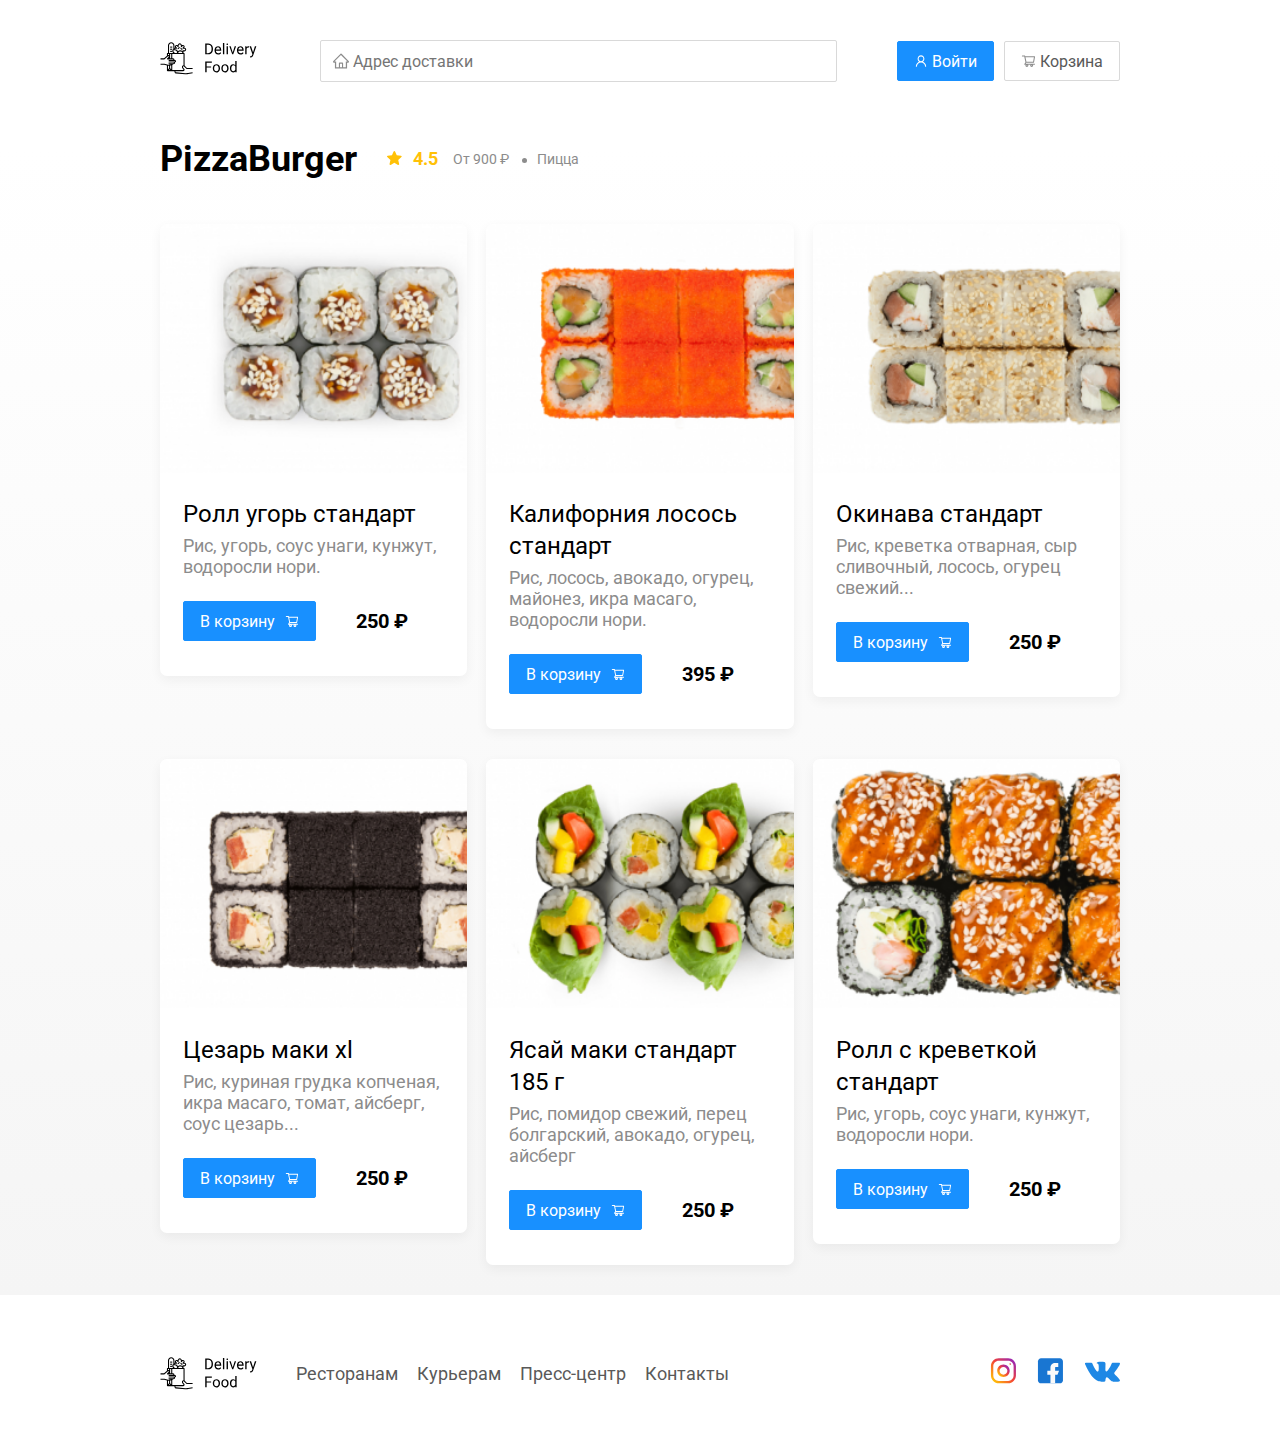
<file: restaurant.html>
<!DOCTYPE html>
<html lang="en">
<head>
    <meta charset="UTF-8">
    <meta name="viewport" content="width=device-width, initial-scale=1.0">
    <meta http-equiv="X-UA-Compatible" content="ie=edge">
    <title>Pizza Burger - доставка еды на дом</title>
    <link rel="preconnect" href="https://fonts.googleapis.com">
    <link rel="preconnect" href="https://fonts.gstatic.com" crossorigin>
    <link href="https://fonts.googleapis.com/css2?family=Roboto:wght@400;700&display=swap" rel="stylesheet">
    <link rel="stylesheet" href="css/normalize.css">
    <link
    rel="stylesheet"
    href="https://cdnjs.cloudflare.com/ajax/libs/animate.css/3.7.2/animate.min.css"
  />
    <link rel="stylesheet" href="css/style.css">
    
</head>
<body>
    <div class="container">
        <header class="header">
            <a href="index.html" class="logo">
                <img src="img/logo.svg" alt="Delivery Food" class="logo">
            </a>
            
            <input type="text" class="input input-address" placeholder="Адрес доставки">
            <div class="buttons">
                <button class="button button-primary"> 
                    <img src="img/login.svg" alt="" class="button-icon"> 
                    <span class="button-text"> Войти </span> 
                </button>
                <button class="button " id="cart-button"> 
                    <img src="img/shopping-cart.svg" alt="" class="button-icon" > 
                    <span class="button-text"> Корзина </span>
                </button>
            </div>
        </header>
       
    </div>    

    <main class="main">
        <div class="container">
    
            <section class="restaurants">
                <div class="section-heading">
                    <h2 class="section-title">
                        PizzaBurger
                    </h2>
                    <div class="card-info">
                        <div class="rating">
                            <img src="img/star.svg" alt="star" class="rating-star">
                            4.5
                        </div>
                        <div class="price">
                            От 900 ₽
                        </div>
                        <div class="category">
                            Пицца
                        </div>
                    </div>
                </div>
                <div class="cards">
                    <div class="card wow fadeInUp" data-wow-delay="0.2s">
                        <img src="img/image.png" alt="image" class="card-image">
                        <div class="card-text">
                            <div class="card-heading">
                                <h3 class="card-title card-title-regular">
                                    Ролл угорь стандарт
                                </h3>
                            </div>
                            <div class="card-info">
                                <div class="ingredients">
                                    Рис, угорь, соус унаги, кунжут, водоросли нори.
                                </div>
                            </div>
                            <div class="card-buttons">
                                <button class="button button-primary">
                                    <span class="button-card-text">
                                        В корзину
                                    </span>
                                    <img src="img/shopping2.svg" alt="shopping-cart" class="button-card-image">
                                </button>
                                <strong class="card-price-bold">250 ₽</strong>
                            </div>
                        </div>
                    </div>
                    <div class="card wow fadeInUp" data-wow-delay="0.4s">
                        <img src="img/image(1).png" alt="image" class="card-image">
                        <div class="card-text">
                            <div class="card-heading">
                                <h3 class="card-title card-title-regular">
                                    Калифорния лосось стандарт
                                </h3>
                            </div>
                            <div class="card-info">
                                <div class="ingredients">
                                    Рис, лосось, авокадо, огурец, майонез, икра масаго, водоросли нори.
                                </div>
                            </div>
                            <div class="card-buttons">
                                <button class="button button-primary">
                                    <span class="button-card-text">
                                        В корзину
                                    </span>
                                    <img src="img/shopping2.svg" alt="shopping-cart" class="button-card-image">
                                </button>
                                <strong class="card-price-bold">395 ₽</strong>
                            </div>
                        </div>
                    </div>
                    <div class="card wow fadeInUp" data-wow-delay="0.6s">
                        <img src="img/image(2).png" alt="image" class="card-image">
                        <div class="card-text">
                            <div class="card-heading">
                                <h3 class="card-title card-title-regular">
                                    Окинава стандарт
                                </h3>
                            </div>
                            <div class="card-info">
                                <div class="ingredients">
                                    Рис, креветка отварная, сыр сливочный, лосось, огурец свежий...
                                </div>
                            </div>
                            <div class="card-buttons">
                                <button class="button button-primary">
                                    <span class="button-card-text">
                                        В корзину
                                    </span>
                                    <img src="img/shopping2.svg" alt="shopping-cart" class="button-card-image">
                                </button>
                                <strong class="card-price-bold">250 ₽</strong>
                            </div>
                        </div>
                    </div>
                    <div class="card wow fadeInUp" data-wow-delay="0.2s">
                        <img src="img/image(3).png" alt="image" class="card-image">
                        <div class="card-text">
                            <div class="card-heading">
                                <h3 class="card-title card-title-regular">
                                    Цезарь маки хl
                                </h3>
                            </div>
                            <div class="card-info">
                                <div class="ingredients">
                                    Рис, куриная грудка копченая, икра масаго, томат, айсберг, соус цезарь...
                                </div>
                            </div>
                            <div class="card-buttons">
                                <button class="button button-primary">
                                    <span class="button-card-text">
                                        В корзину
                                    </span>
                                    <img src="img/shopping2.svg" alt="shopping-cart" class="button-card-image">
                                </button>
                                <strong class="card-price-bold">250 ₽</strong>
                            </div>
                        </div>
                    </div>
                    <div class="card wow fadeInUp" data-wow-delay="0.4s">
                        <img src="img/image(4).png" alt="image" class="card-image">
                        <div class="card-text">
                            <div class="card-heading">
                                <h3 class="card-title card-title-regular">
                                    Ясай маки стандарт 185 г
                                </h3>
                            </div>
                            <div class="card-info">
                                <div class="ingredients">
                                    Рис, помидор свежий, перец болгарский, авокадо, огурец, айсберг
                                </div>
                            </div>
                            <div class="card-buttons">
                                <button class="button button-primary">
                                    <span class="button-card-text">
                                        В корзину
                                    </span>
                                    <img src="img/shopping2.svg" alt="shopping-cart" class="button-card-image">
                                </button>
                                <strong class="card-price-bold">250 ₽</strong>
                            </div>
                        </div>
                    </div>
                    <div class="card wow fadeInUp" data-wow-delay="0.6s">
                        <img src="img/image(5).png" alt="image" class="card-image">
                        <div class="card-text">
                            <div class="card-heading">
                                <h3 class="card-title card-title-regular">
                                    Ролл с креветкой стандарт
                                </h3>
                            </div>
                            <div class="card-info">
                                <div class="ingredients">
                                    Рис, угорь, соус унаги, кунжут, водоросли нори.
                                </div>
                            </div>
                            <div class="card-buttons">
                                <button class="button button-primary">
                                    <span class="button-card-text">
                                        В корзину
                                    </span>
                                    <img src="img/shopping2.svg" alt="shopping-cart" class="button-card-image">
                                </button>
                                <strong class="card-price-bold">250 ₽</strong>
                            </div>
                        </div>
                    </div>
                    
                </div>
            </section>
        </div>
    </main>
    <footer class="footer">
        <div class="container">
            <div class="footer-block">
                <img src="img/logo.svg" alt="logo" class="logo footer-logo">
                <nav class="footer-nav">
                     <a href="#" class="footer-link">Ресторанам</a>
                     <a href="#" class="footer-link">Курьерам</a>
                     <a href="#" class="footer-link">Пресс-центр</a>
                     <a href="#" class="footer-link">Контакты</a>
                </nav>
                <div class="social-links">
                    <a href="#" class="social-link"><img src="img/inst.svg" alt="inst"></a>
                    <a href="#" class="social-link"><img src="img/fb.svg" alt="fb"></a>
                    <a href="#" class="social-link"><img src="img/vk.svg" alt="vk"></a>
                </div>
            </div>
        </div>
    </footer>
    <div class="modal">
        <div class="modal-dialog">
             <div class="modal-header">
                 <h3 class="modal-title">
                     Корзина
                 </h3>
                 <button class="close">&times;</button>
             </div>
             <div class="modal-body">
                <div class="food-row">
                     <span class="food-name">
                        Ролл угорь стандарт
                     </span>
                     <strong class="food-price">
                        250 ₽
                     </strong>
                     <div class="food-counter">
                        <button class="counter-button">
                             -
                         </button>
                        <span class="counter">
                             1
                        </span>
                        <button class="counter-button">
                            +
                        </button>
                     </div>
                </div>
                <div class="food-row">
                    <span class="food-name">
                       Ролл угорь стандарт
                    </span>
                    <strong class="food-price">
                       250 ₽
                    </strong>
                    <div class="food-counter">
                       <button class="counter-button">
                            -
                        </button>
                       <span class="counter">
                            1
                       </span>
                       <button class="counter-button">
                           +
                       </button>
                    </div>
                </div>
                <div class="food-row">
                    <span class="food-name">
                       Ролл угорь стандарт
                    </span>
                    <strong class="food-price">
                       250 ₽
                    </strong>
                    <div class="food-counter">
                       <button class="counter-button">
                            -
                        </button>
                       <span class="counter">
                            1
                       </span>
                       <button class="counter-button">
                           +
                       </button>
                    </div>
                </div>
                <div class="food-row">
                    <span class="food-name">
                       Ролл угорь стандарт
                    </span>
                    <strong class="food-price">
                       250 ₽
                    </strong>
                    <div class="food-counter">
                       <button class="counter-button">
                            -
                        </button>
                       <span class="counter">
                            1
                       </span>
                       <button class="counter-button">
                           +
                       </button>
                    </div>
                </div>
                <div class="food-row">
                    <span class="food-name">
                       Ролл угорь стандарт
                    </span>
                    <strong class="food-price">
                       250 ₽
                    </strong>
                    <div class="food-counter">
                       <button class="counter-button">
                            -
                        </button>
                       <span class="counter">
                            1
                       </span>
                       <button class="counter-button">
                           +
                       </button>
                    </div>
                </div>
             </div>
             <div class="modal-footer">
                 <span class="pricetag">
                    1250 ₽
                 </span>
                <div class="footer-buttons">
                    <button class="button button-primary">Оформить заказ</button>
                    <button class="button">Отмена</button>
                </div>
             </div>
        </div>
    </div> 

    <script src="js/wow.min.js"></script>
    <script src="js/index.js"></script>
    
</body>
</html>
</file>
<file: css/style.css>
.container{
    max-width: 1200px;
    margin: auto;
}

.hide {
    display: none;
}

h1, h2, h3, h4, h5, h6, p, span {
    margin: 0;
    padding: 0;
}

body{
    font-family: 'Roboto', sans-serif;
}

.header{
    display: flex;
    align-items: center;
    justify-content: space-between;
    margin-top: 40px;
    margin-bottom: 40px;
}

.input{
    background: #fff;
    border: 1px solid #D9D9D9;
    border-radius: 2px;
    font-size: 16px;
    line-height: 24px;
    padding: 0 8px;
    padding-left: 32px;
    background-repeat:  no-repeat;
    background-position: left 11px center;
}

.input-address{   
    flex: 0.8;
    height: 40px;
    color: #BFBFBF;
    background-image: url(../img/home.svg);
    
}

.input-search{
    background-image: url(../img/search.svg);
    width: 306px;
    height: 34px;
    margin-left: auto;
}

.invalid-input, .invalid-input:focus {
    outline: 2px solid #d63b3b;
    background: rgb(248, 138, 138);
    
}

.invalid-input::placeholder{
    color: white;
}

.buttons{
    display: flex;
   align-items: center;
   justify-content: space-between;
}

.button{
   background: #fff;
   border: 1px solid #d9d9d9;
   box-sizing: border-box;
   box-shadow: 0px 0px 2px rgba(0, 0, 0, 0.0015);
   border-radius: 2px;
   color: #595959;
   font-size: 16px;
   line-height: 24px; 
   display: flex;
  
   
   height: 40px;
   padding: 8px 16px;

}

.cart-button{
    display: none;
}

.button-primary{
    margin-right: 10px;
    background: #1890FF;
    border: 1px solid #1890FF;
    color: #fff;
}

.button-icon{
margin-right: 4px;

}

.button-out {
    display: none;
    margin: 0 5px;
}

.button-out .button-icon {
    width: 16px;
    height: 24px;
}

.button-card-text{
    margin-right: 10px;
}

.swiper-container{
    overflow: hidden;
    z-index: 0;
}

.user-name{
    margin-right: 5px;
}

.promo{
    box-shadow:  0px 7px 12px rgba(158, 158, 163, 0.1);
    background: #FFF1B8 url(../img/promo-image.png) no-repeat top right; 
    border-radius: 10px;
    padding: 68px 70px;
}

.promo-title{
    font-style: normal;
    font-weight: bold;
    font-size: 39px;
    line-height: 46px;
    color: #302C34;
    margin-bottom: 16px;

}

.promo-text{
    max-width: 538px;
    font-style: normal;
    font-weight: normal;
    font-size: 24px;
    line-height: 28px;

    color: #302C34;
}

.section-title{
    font-style: normal;
font-weight: bold;
font-size: 36px;
line-height: 42px;
margin-right: 30px;
color: #000000;
}

.section-heading{
    display: flex;

    align-items: center;
    margin-top: 56px; 
    margin-bottom: 44px;
}

.cards{
    display: flex;
    flex-wrap: wrap;
    align-items: flex-start;
    justify-content: space-between;
}

.card{
    background: #FFFFFF;
    box-shadow: 0px 4px 12px rgba(0, 0, 0, 0.05);
    border-radius: 7px;
    overflow: hidden;
    margin-bottom: 30px;
    flex-basis: 32%;
    text-decoration: none;
}

.card-image{
    width: 384px;
    height: 250px;
    object-fit: cover;
}

.card-text{
    padding-top: 20px;
    padding-bottom: 35px;
    padding-left: 23px;
    padding-right: 23px;
}

.card-heading{
    display: flex;
    align-items: center;
    justify-content: space-between;
    margin-bottom: 5px;
}

.card-title{
    margin: 0;
    font-style: normal;
    font-weight: bold;
    font-size: 24px;
    line-height: 32px;
    color: #000000;
}

.card-title-regular{
    font-weight: 400;
    font-style: normal;

    font-size: 24px;
    line-height: 32px;
}

.card-tag{
    font-style: normal;
    font-weight: normal;
    font-size: 12px;
    line-height: 20px;   
    color: #FFFFFF;
    background: #262626;
    border-radius: 2px;
    padding: 1px 8px;
}

.card-info{
    display: flex;
    align-items: center;
    flex-wrap: wrap;
  
}

.card-price-bold{
    font-weight: bold;
    font-size: 20px;
    line-height: 32px;
    margin-left: 30px;
}

.card-buttons{
    display: flex;
    align-items: center;
    margin-top: 24px;
}

.rating{
margin-right: 26px;
color: #FFC107;
font-style: normal;
font-weight: bold;
font-size: 18px;
line-height: 32px;
}

.price, .category{
    font-style: normal;
    font-weight: normal;
    font-size: 18px;
    line-height: 32px;
    color: #8C8C8C;
}

.price{
    margin-right: 10px;
}

.category{
    text-overflow: ellipsis;
    overflow: hidden;
    white-space: nowrap;
    max-width: 150px;
}

.ingredients{
    font-size: 18px;
    line-height: 21px;
    color: #8C8C8C;
}

.price::after{
    content: "";
    width: 5px;
    height: 5px;
    background-color: #8c8c8c;
    display: inline-block;
    vertical-align: middle;
    border-radius: 50%;
    margin-left: 10px;

}

.rating-star{
    margin-right: 7px;
}

.main{
    background: linear-gradient(180deg, rgba(245, 245, 245, 0) 1.04%, #F5F5F5 100%);
}

.footer{
    padding: 60px 0;
}

.footer-block{
    display: flex;
    align-items: center;
    justify-content: space-between;
}

.footer-nav{
    margin-left: 35px;
    margin-right: auto;
}

.footer-link{
    display: inline-block;
    color: #595959;
    text-decoration: none;
    font-style: normal;
font-weight: normal;
font-size: 18px;
line-height: 21px;
}

.footer-link:not(:last-child){
    margin-right: 15px;
}

.social-links{
    display: flex;
    align-items: center;
}
.social-link:not(:last-child){
    margin-right: 21px;

}

.modal{
    position: fixed;
    left: 0;
    top: 0%;
    width: 100%;
    height: 100%;
    background: rgba(0, 0, 0, 0.4);
    display: none;
    z-index: 9999;
}

.is-open{
    display: flex;
}

.modal-dialog{
    max-width: 780px;
    width: 95%;
    min-height: 552px;
    background: #FFFFFF;
    border-radius: 5px;
    margin: auto;
    padding: 40px 45px;
}

.modal-header{
    display: flex;
    align-items: center;
    justify-content: space-between;
    margin-bottom: 45px;
}

.modal-title{
    margin: 0;
    font-family: Roboto;
    font-style: normal;
    font-weight: bold;
    font-size: 36px;
    line-height: 42px;
}

.close{
    font-size: 36px;
    border: none;
    background-color: transparent;
}

.modal-body{
    margin-bottom: 52px;
}

.food-row{
    display: flex;
    align-items: flex-start;
    justify-content: space-between;
    padding-bottom: 8px;
    border-bottom: 1px solid #D9D9D9;
    margin-bottom: 15px;
}

.food-name{
    font-family: Roboto;
    font-style: normal;
    font-weight: normal;
    font-size: 18px;
    line-height: 32px;
}

.food-price{
    margin-left: auto;
    margin-right: 47px;
    
    font-family: Roboto;
    font-style: normal;
    font-weight: bold;
    font-size: 20px;
    line-height: 32px;
}

.food-counter{
    display: flex;
    align-items: center;
}

.counter-button{
    display: flex;
    align-items: center;
    justify-content: center;
    width: 39px;
    height: 32px;
    background: #FFFFFF;
    border: 1px solid #40A9FF;
    box-sizing: border-box;
    border-radius: 2px;
    font-style: normal;
    font-weight: normal;
    font-size: 14px;
    line-height: 22px;
    color: #40A9FF;
}

.counter{
    font-style: normal;
    font-weight: normal;
    font-size: 16px;
    line-height: 24px;
    margin-left: 10px;
    margin-right: 10px;
}

.modal-footer{
    display: flex;
    align-items: center;
    justify-content: space-between;
}

.footer-buttons{
    display: flex;
    align-items: center; 
}

.pricetag{ 
background: #262626;
border-radius: 5px;
padding: 15px 20px;

font-size: 20px;
line-height: 23px;
color: #FAFAFA;
}
@media (max-width: 1366px) {
    .container{
        max-width: 960px;
    }
    .promo{
        background-size: 700px;
    }
    .rating{
        margin-right: 15px;
    }
    .category, .price{
        font-size: 14px;
    }
}

@media (max-width: 992px) {
    .container{
        max-width: 750px;
    }

    .promo{
        padding: 50px;  
        background-size: 600px;  
        background-position: 200px;
    }

    .promo-text{
        font-size: 16px;
        max-width: 400px;
    }

    .card{
        flex-basis: 49%;
    }

    .footer-link{
        font-style: 16px;
    }
}

@media (max-width: 768px) {
    .container{
        max-width: 560px;
    }

    .card .rating{
        flex-basis: 100%;
    }

    .card-info{
        flex-wrap: wrap;
    }
    
    .card-title{
        font-size: 18px;
    }

    .promo-title{
        font-size: 24px;
        line-height: 1.4;
    }

    .promo-text{
        margin-top: 0;
    }
}

@media (max-width: 578px) {
    .container{
        max-width: 90%;
    }

    .header{
        flex-wrap: wrap;
    }
    .input-address{
        order: 5;
        margin-top: 10px;
        flex: 1;
    }

    .promo{
        background-image: none;
    }

    .promo-title{
        margin-bottom: 10px;
    }

    .section-title{
        font-size: 20px;
    }

    .card{
        flex-basis: 100%;
    }

    .card-image{
        width: 100%;
    }

    .footer{
        padding: 30px 0;
    }

    .footer-block{
        align-items: flex-start;
 
    }

    .footer-nav{
        margin-right: 0;
        margin-left: 0;
        order: 0;
        display: flex;
        flex-direction: column;
    }
    
    .footer-logo{
        margin-right: 15px;
        order: 1;
    }

    .social-links{
        order: 2;
    }
}

@media (max-width: 480px) {
    .button-text{
        display: none;
    }

    .button-icon{
        margin: 0;
    }

    .button{
        min-width: 40px;
    }

    .promo{
        padding: 20px;
    }

    .section-heading{
        flex-wrap: wrap;
    }

    .footer-block{
        flex-wrap: wrap;
        flex-direction: column;
        align-items: center;
    }
    .footer-logo{
        order: 0;
        margin-bottom: 20px;
    }
    .footer-nav{
        margin-bottom: 20px;
        text-align: center;
    }
    .footer-link:not(:last-child){
         margin-right: 0;
    }


}
</file>
